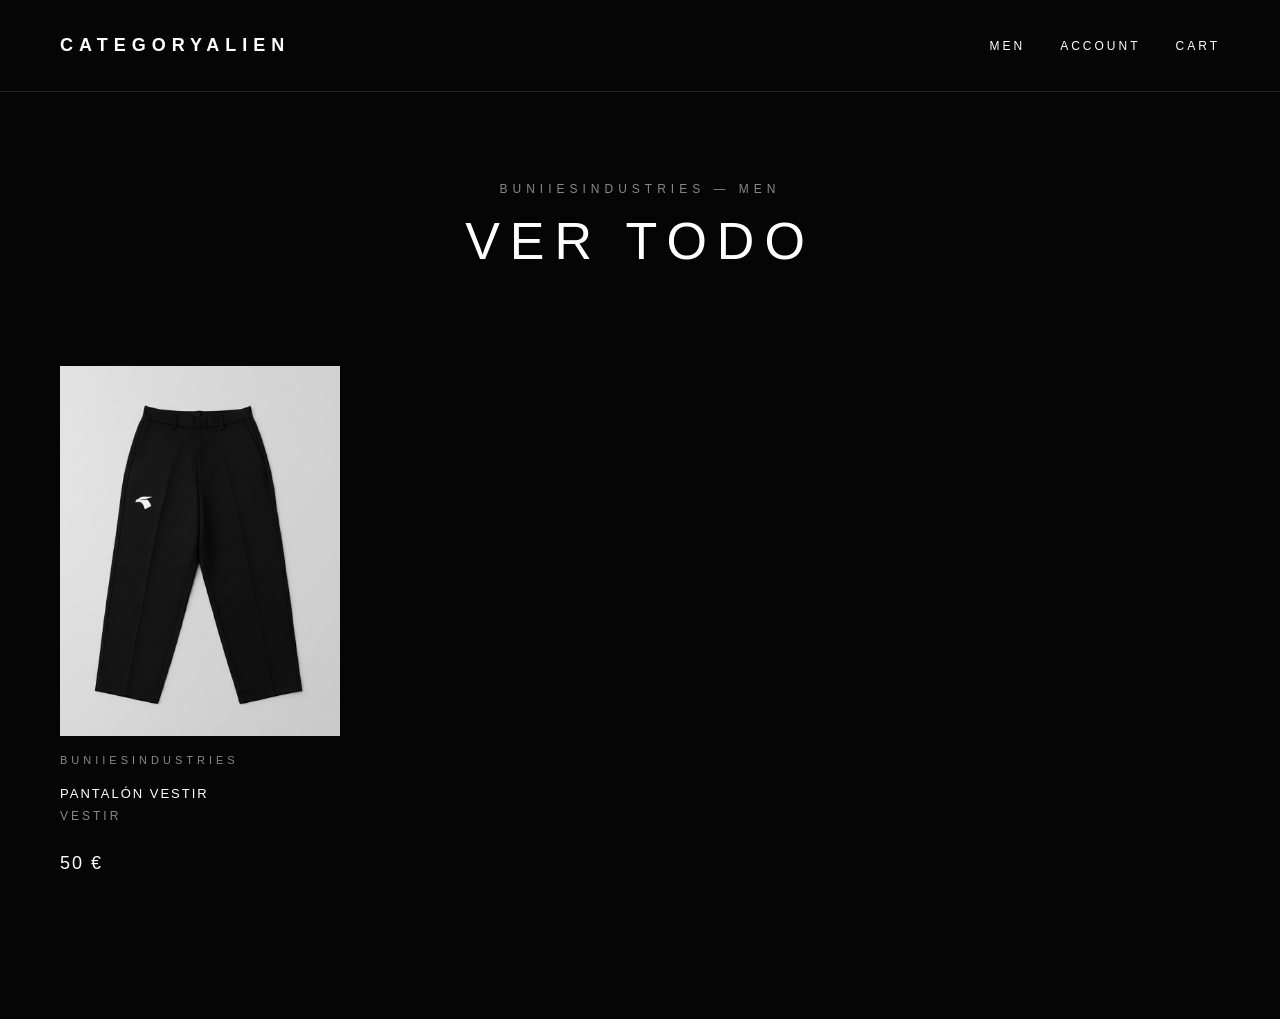
<file: bunnies-todo-men.html>
<!DOCTYPE html>
<html lang="es">

<head>

    <meta charset="UTF-8">
    <meta name="viewport" content="width=device-width, initial-scale=1.0">

    <title>BUNIIESINDUSTRIES — MEN</title>

    <link rel="stylesheet" href="style.css">

</head>

<body class="shop-page">


    <!-- HEADER -->

    <header class="shop-header">

        <a href="index.html" class="shop-logo">
            CATEGORYALIEN
        </a>

        <div class="shop-tools">

            <a href="men.html">MEN</a>

            <a href="#">ACCOUNT</a>

            <a href="carrito.html">CART</a>

        </div>

    </header>


    <!-- BUNIIESINDUSTRIES -->

    <main class="men-page">


        <!-- TITULO -->

        <div class="men-title">

            <p>BUNIIESINDUSTRIES — MEN</p>

            <h1>VER TODO</h1>

        </div>


        <!-- PRODUCTOS -->

        <section class="men-products">


            <!-- PANTALÓN VESTIR -->

            <div class="product-card">

                <a href="producto-pantalon.html">

                    <div class="product-image">

                        <img
                            src="bunnies-pantalon-vestir.png"
                            alt="Pantalón Vestir BUNIIESINDUSTRIES"
                        >

                    </div>


                    <div class="product-info">

                        <p class="product-brand">
                            BUNIIESINDUSTRIES
                        </p>

                        <h2>
                            PANTALÓN VESTIR
                        </h2>

                        <p class="product-category">
                            VESTIR
                        </p>

                        <p class="product-price">
                            50 €
                        </p>

                    </div>

                </a>

            </div>


        </section>


    </main>


</body>

</html>
</file>
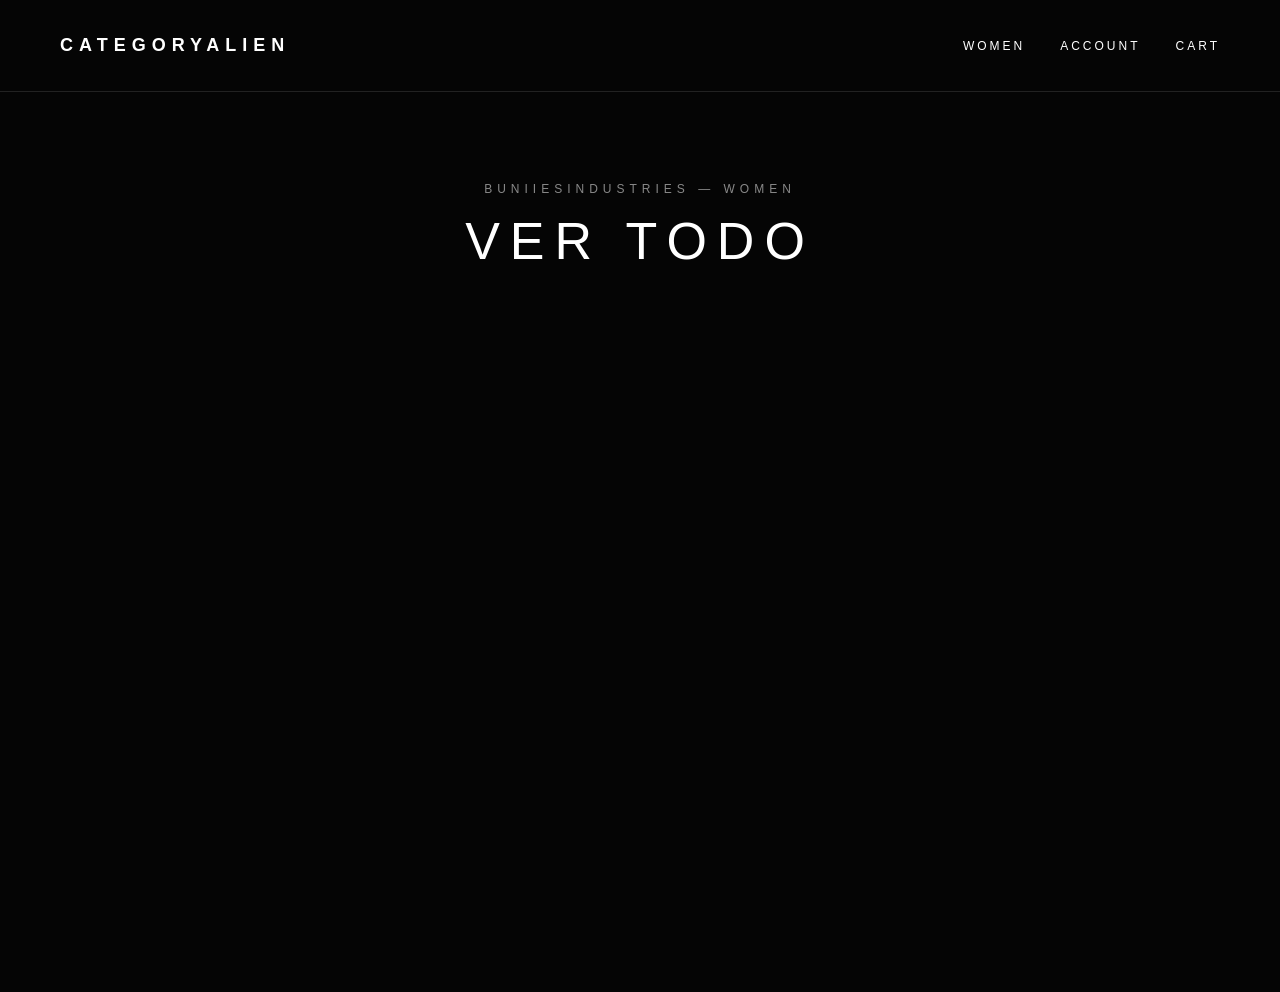
<file: bunnies-todo-women.html>
<!DOCTYPE html>
<html lang="es">

<head>

    <meta charset="UTF-8">
    <meta name="viewport" content="width=device-width, initial-scale=1.0">

    <title>BUNIIESINDUSTRIES — WOMEN</title>

    <link rel="stylesheet" href="style.css">

</head>

<body class="shop-page">

    <!-- HEADER -->

    <header class="shop-header">

        <a href="index.html" class="shop-logo">
            CATEGORYALIEN
        </a>

        <div class="shop-tools">

            <a href="women.html">WOMEN</a>

            <a href="#">ACCOUNT</a>

            <a href="carrito.html">CART</a>

        </div>

    </header>


    <!-- BUNIIESINDUSTRIES -->

    <main class="men-page">

        <!-- TITULO -->

        <div class="men-title">

            <p>BUNIIESINDUSTRIES — WOMEN</p>

            <h1>VER TODO</h1>

        </div>


        <!-- PRODUCTOS -->

        <section class="men-products">

            <!--
                AQUÍ IRÁN LOS PRODUCTOS DE BUNIIESINDUSTRIES
                PARA WOMEN.
            -->

        </section>

    </main>

</body>

</html>
</file>
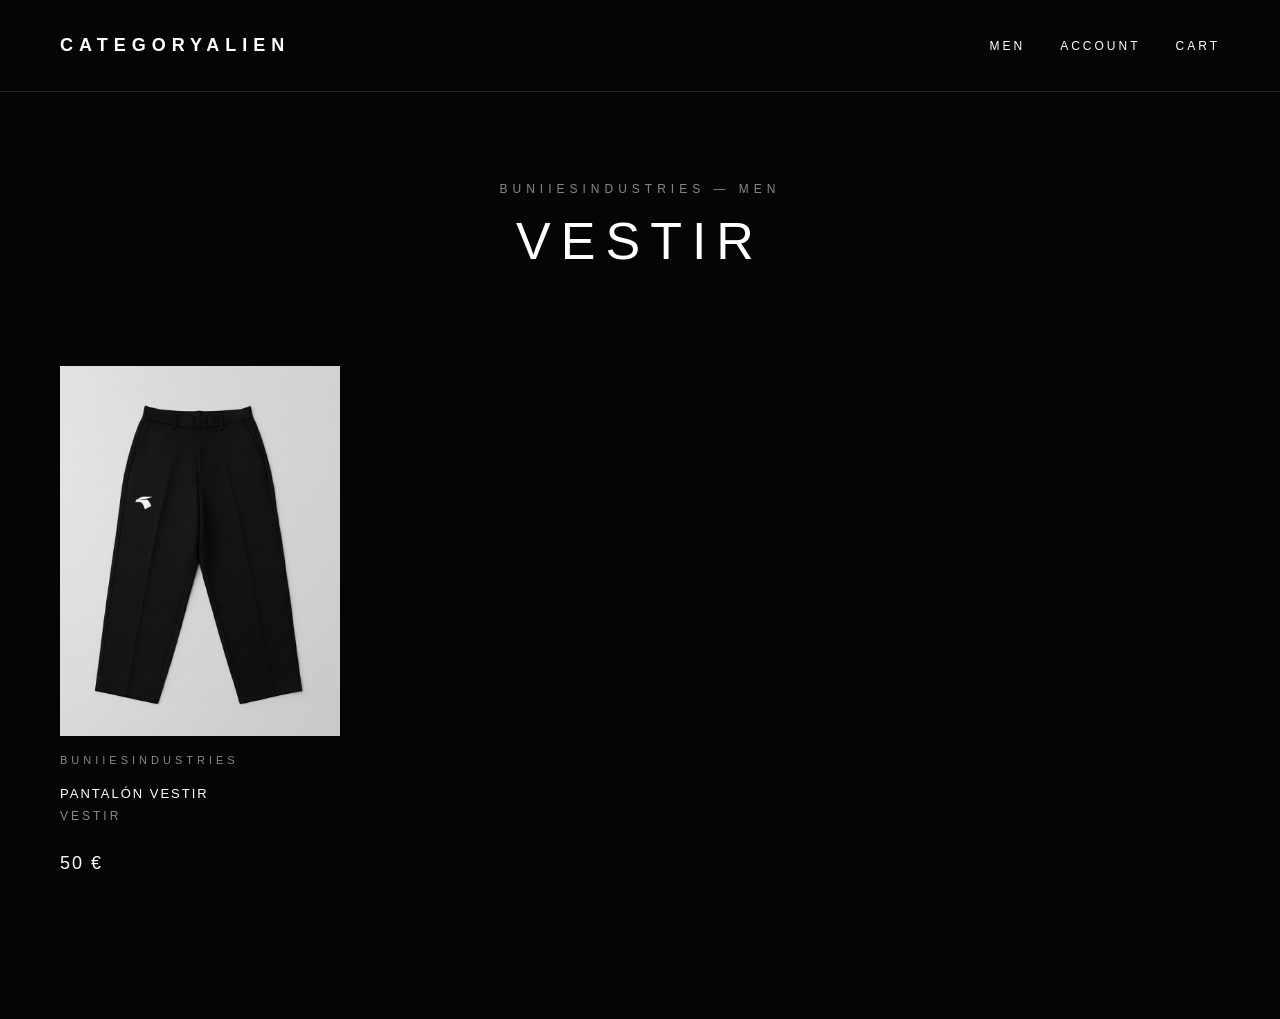
<file: bunnies-vestir-men.html>
<!DOCTYPE html>
<html lang="es">

<head>

    <meta charset="UTF-8">
    <meta name="viewport" content="width=device-width, initial-scale=1.0">

    <title>BUNIIESINDUSTRIES — VESTIR</title>

    <link rel="stylesheet" href="style.css">

</head>

<body class="shop-page">


    <!-- HEADER -->

    <header class="shop-header">

        <a href="index.html" class="shop-logo">
            CATEGORYALIEN
        </a>

        <div class="shop-tools">

            <a href="men.html">MEN</a>

            <a href="#">ACCOUNT</a>

            <a href="carrito.html">CART</a>

        </div>

    </header>


    <!-- BUNIIESINDUSTRIES -->

    <main class="men-page">


        <!-- TITULO -->

        <div class="men-title">

            <p>BUNIIESINDUSTRIES — MEN</p>

            <h1>VESTIR</h1>

        </div>


        <!-- PRODUCTOS -->

        <section class="men-products">


            <!-- PANTALÓN VESTIR -->

            <div class="product-card">

                <a href="producto-pantalon.html">

                    <div class="product-image">

                        <img
                            src="bunnies-pantalon-vestir.png"
                            alt="Pantalón Vestir BUNIIESINDUSTRIES"
                        >

                    </div>

                    <div class="product-info">

                        <p class="product-brand">
                            BUNIIESINDUSTRIES
                        </p>

                        <h2>
                            PANTALÓN VESTIR
                        </h2>

                        <p class="product-category">
                            VESTIR
                        </p>

                        <p class="product-price">
                            50 €
                        </p>

                    </div>

                </a>

            </div>


        </section>


    </main>


</body>

</html>
</file>
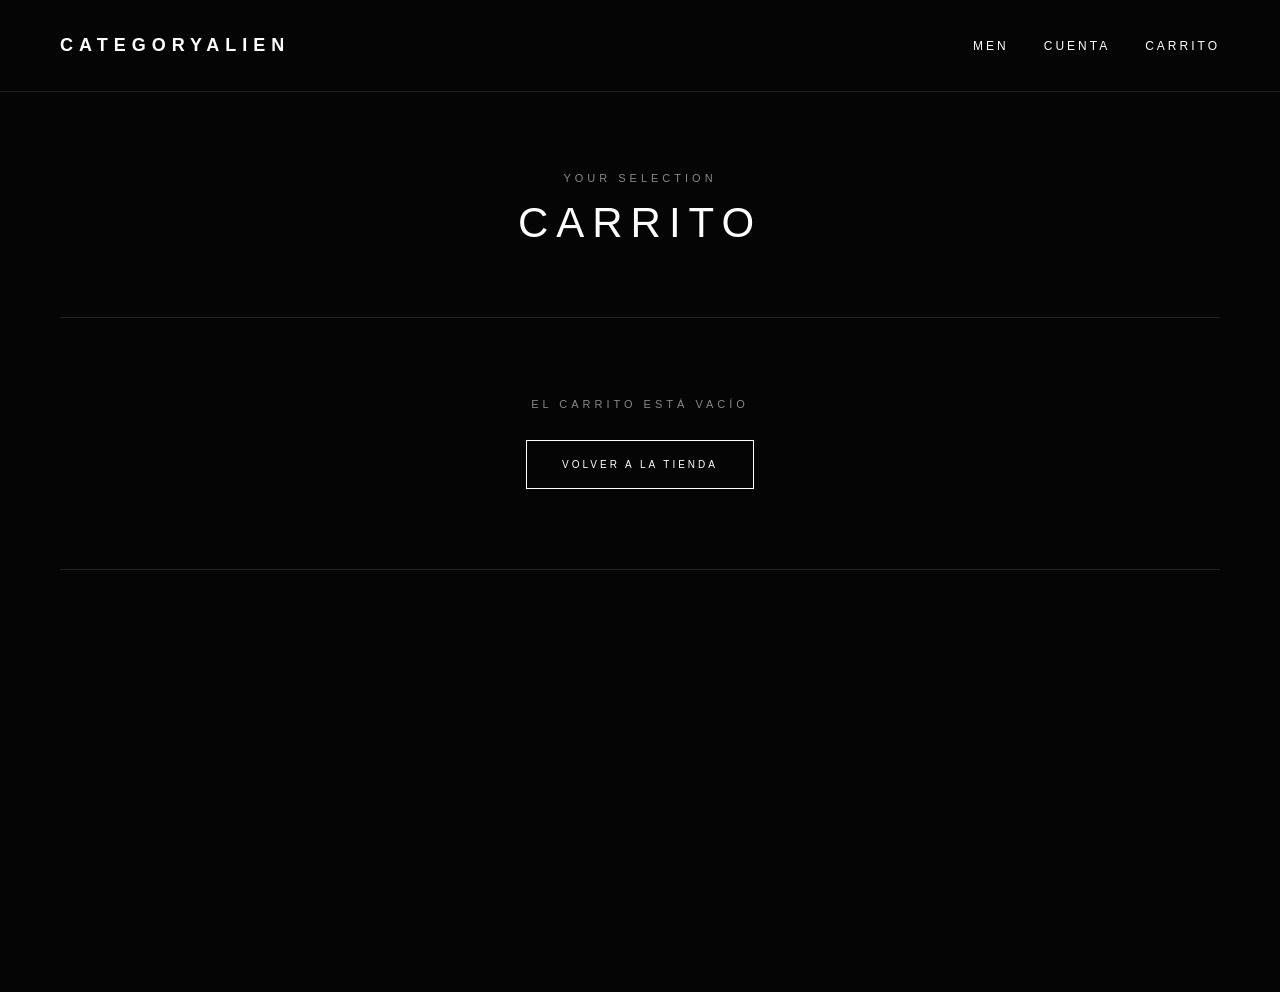
<file: carrito.html>
<!DOCTYPE html>
<html lang="es">

<head>

    <meta charset="UTF-8">
    <meta name="viewport" content="width=device-width, initial-scale=1.0">

    <title>CARRITO — CATEGORYALIEN</title>

    <link rel="stylesheet" href="style.css">

</head>

<body class="shop-page">

    <header class="shop-header">

        <a href="index.html" class="shop-logo">
            CATEGORYALIEN
        </a>

        <div class="shop-tools">

            <a href="men.html">MEN</a>

            <a href="#">CUENTA</a>

            <a href="carrito.html">CARRITO</a>

        </div>

    </header>


    <main class="cart-page">

        <div class="cart-title">

            <p>YOUR SELECTION</p>

            <h1>CARRITO</h1>

        </div>


        <div id="cart-container"></div>

    </main>


    <script>

        function loadCart() {

            const cartContainer =
                document.getElementById("cart-container");


            let cart = JSON.parse(
                localStorage.getItem("cart")
            ) || [];


            /* CARRITO VACÍO */

            if (cart.length === 0) {

                cartContainer.innerHTML = `

                    <div class="empty-cart">

                        <p>EL CARRITO ESTÁ VACÍO</p>

                        <a href="men.html">
                            VOLVER A LA TIENDA
                        </a>

                    </div>

                `;

                return;

            }


            /* CALCULAR TOTAL */

            let total = 0;

            cart.forEach(product => {

                total += product.price * product.quantity;

            });


            /* MOSTRAR PRODUCTOS */

            cartContainer.innerHTML = `

                <div class="cart-products">

                    ${cart.map((product, index) => `

                        <div class="cart-product">


                            <div class="cart-product-image">

                                <img
                                    src="${product.image}"
                                    alt="${product.name}"
                                >

                            </div>


                            <div class="cart-product-info">

                                <p class="cart-product-brand">
                                    ${product.brand}
                                </p>


                                <h2>
                                    ${product.name}
                                </h2>


                                <p class="cart-product-category">
                                    ${product.category}
                                </p>


                                <!-- TALLA -->

                                ${
                                    product.size
                                    ? `
                                        <p class="cart-product-size">
                                            TALLA: ${product.size}
                                        </p>
                                    `
                                    : ""
                                }


                                <p class="cart-product-price">
                                    ${product.price} €
                                </p>


                                <div class="quantity">

                                    <button
                                        onclick="changeQuantity(${index}, -1)"
                                    >
                                        −
                                    </button>


                                    <span>
                                        ${product.quantity}
                                    </span>


                                    <button
                                        onclick="changeQuantity(${index}, 1)"
                                    >
                                        +
                                    </button>

                                </div>


                                <button
                                    class="remove-cart"
                                    onclick="removeFromCart(${index})"
                                >
                                    ELIMINAR
                                </button>


                            </div>


                        </div>

                    `).join("")}

                </div>


                <div class="cart-summary">

                    <div class="cart-total">

                        <span>
                            TOTAL
                        </span>

                        <strong>
                            ${total} €
                        </strong>

                    </div>


                    <button class="checkout-button">
                        FINALIZAR COMPRA
                    </button>

                </div>

            `;

        }


        /* CAMBIAR CANTIDAD */

        function changeQuantity(index, amount) {

            let cart = JSON.parse(
                localStorage.getItem("cart")
            ) || [];


            cart[index].quantity += amount;


            if (cart[index].quantity < 1) {

                cart[index].quantity = 1;

            }


            localStorage.setItem(
                "cart",
                JSON.stringify(cart)
            );


            loadCart();

        }


        /* ELIMINAR PRODUCTO */

        function removeFromCart(index) {

            let cart = JSON.parse(
                localStorage.getItem("cart")
            ) || [];


            cart.splice(index, 1);


            localStorage.setItem(
                "cart",
                JSON.stringify(cart)
            );


            loadCart();

        }


        /* CARGAR CARRITO */

        loadCart();

    </script>


</body>

</html>
</file>
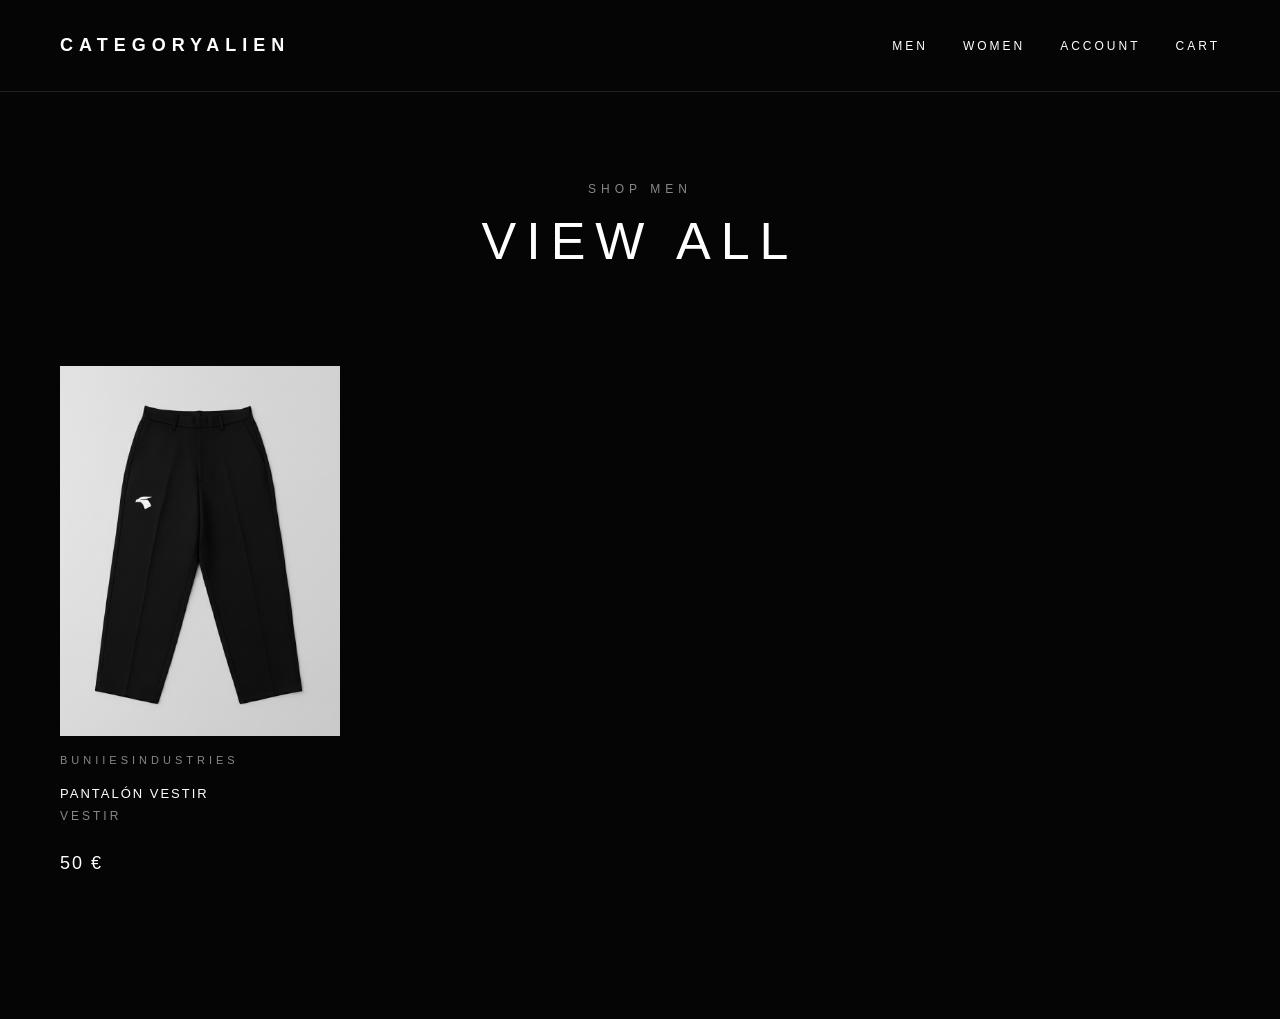
<file: men-todo.html>
<!DOCTYPE html>
<html lang="es">

<head>

    <meta charset="UTF-8">
    <meta name="viewport" content="width=device-width, initial-scale=1.0">

    <title>VIEW ALL MEN — CATEGORYALIEN</title>

    <link rel="stylesheet" href="style.css">

</head>

<body class="shop-page">


    <!-- HEADER -->

    <header class="shop-header">

        <a href="index.html" class="shop-logo">
            CATEGORYALIEN
        </a>

        <div class="shop-tools">

            <a href="men.html">
                MEN
            </a>

            <a href="women.html">
                WOMEN
            </a>

            <a href="#">
                ACCOUNT
            </a>

            <a href="carrito.html">
                CART
            </a>

        </div>

    </header>


    <!-- VIEW ALL MEN -->

    <main class="men-page">


        <div class="men-title">

            <p>SHOP MEN</p>

            <h1>VIEW ALL</h1>

        </div>


        <!-- TODOS LOS PRODUCTOS DE HOMBRE -->

        <section class="men-products">


            <!-- PANTALÓN VESTIR -->

            <div class="product-card">

                <a href="producto-pantalon.html">

                    <div class="product-image">

                        <img
                            src="bunnies-pantalon-vestir.png"
                            alt="Pantalón Vestir BUNIIESINDUSTRIES"
                        >

                    </div>


                    <div class="product-info">

                        <p class="product-brand">
                            BUNIIESINDUSTRIES
                        </p>

                        <h2>
                            PANTALÓN VESTIR
                        </h2>

                        <p class="product-category">
                            VESTIR
                        </p>

                        <p class="product-price">
                            50 €
                        </p>

                    </div>

                </a>

            </div>


        </section>


    </main>


</body>

</html>
</file>
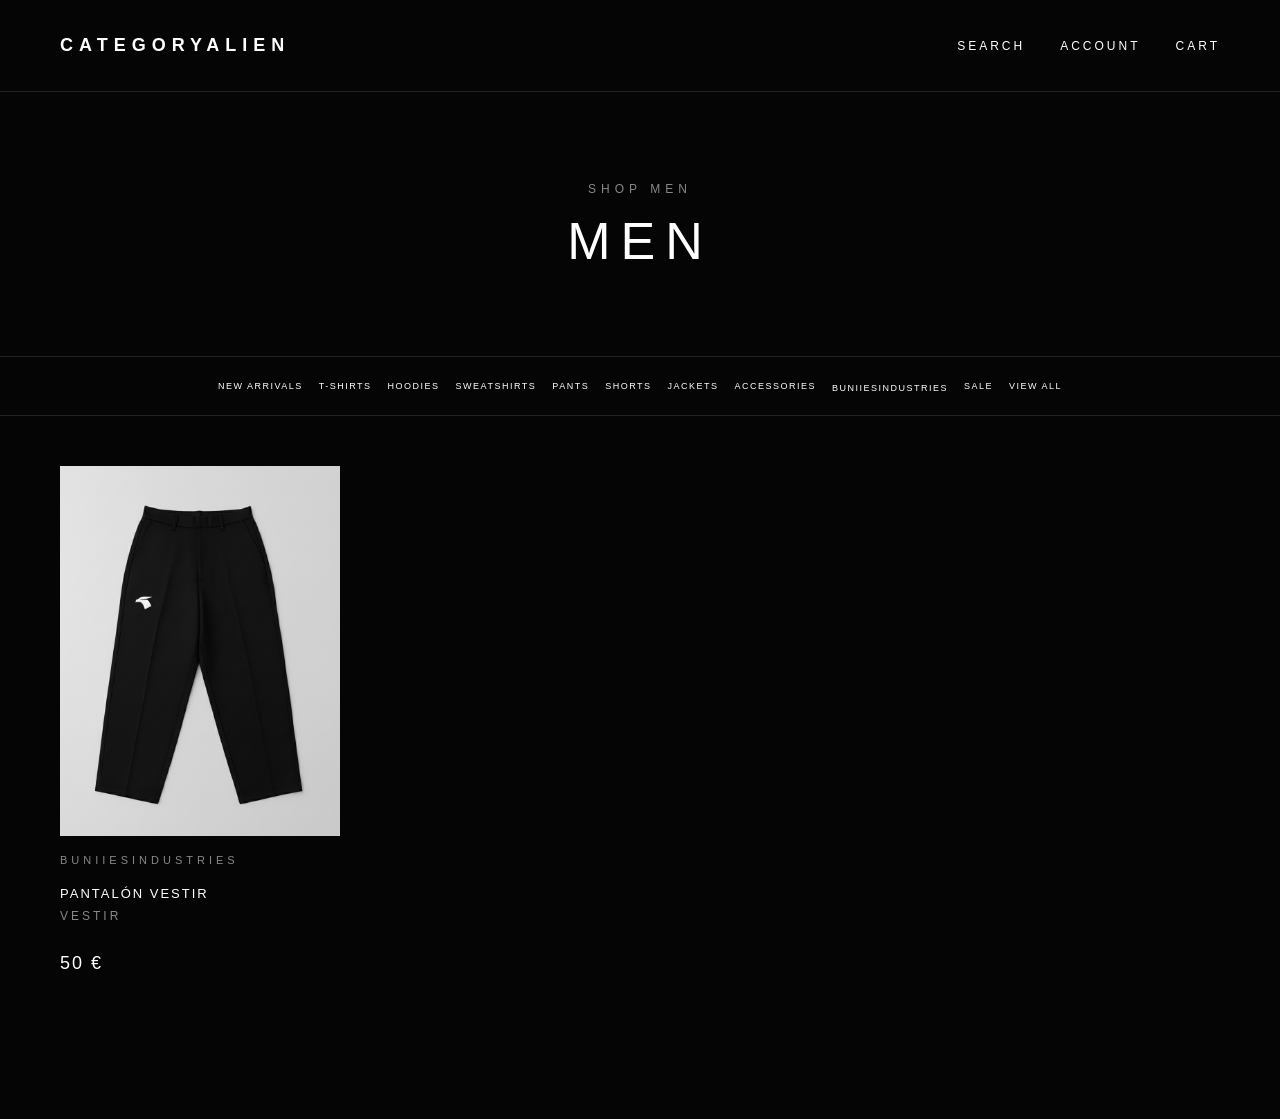
<file: men.html>
<!DOCTYPE html>
<html lang="es">

<head>
    <meta charset="UTF-8">
    <meta name="viewport" content="width=device-width, initial-scale=1.0">

    <title>MEN — CATEGORYALIEN</title>

    <link rel="stylesheet" href="style.css">
</head>

<body class="shop-page">

    <!-- HEADER -->

    <header class="shop-header">

        <a href="index.html" class="shop-logo">
            CATEGORYALIEN
        </a>

        <div class="shop-tools">

            <a href="#">SEARCH</a>

            <a href="#">ACCOUNT</a>

            <a href="carrito.html">CART</a>

        </div>

    </header>


    <!-- MEN -->

    <main class="men-page">


        <!-- TITULO -->

        <div class="men-title">

            <p>SHOP MEN</p>

            <h1>MEN</h1>

        </div>


        <!-- CATEGORIAS -->

        <nav class="men-categories">

            <a href="new-arrivals-men.html">
                NEW ARRIVALS
            </a>

            <a href="#">
                T-SHIRTS
            </a>

            <a href="#">
                HOODIES
            </a>

            <a href="#">
                SWEATSHIRTS
            </a>

            <a href="#">
                PANTS
            </a>

            <a href="#">
                SHORTS
            </a>

            <a href="#">
                JACKETS
            </a>

            <a href="#">
                ACCESSORIES
            </a>


            <!-- BUNIIESINDUSTRIES -->

            <div class="bunnies-menu">

                <a href="#" class="bunnies-link">
                    BUNIIESINDUSTRIES
                </a>

                <div class="bunnies-submenu">

                    <a href="#">
                        CAMISETAS
                    </a>

                    <a href="#">
                        PANTALONES
                    </a>

                    <a href="bunnies-vestir-men.html">
                        VESTIR
                    </a>

                    <a href="bunnies-todo-men.html">
                        VER TODO
                    </a>

                </div>

            </div>


            <a href="#">
                SALE
            </a>


            <!-- VIEW ALL -->

            <a href="men-todo.html">
                VIEW ALL
            </a>

        </nav>


        <!-- PRODUCTOS NUEVOS / INICIO DE MEN -->

        <section class="men-products">


            <!-- PANTALÓN VESTIR -->

            <div class="product-card">

                <a href="producto-pantalon.html">

                    <div class="product-image">

                        <img
                            src="./bunnies-pantalon-vestir.png"
                            alt="Pantalón Vestir BUNIIESINDUSTRIES"
                        >

                    </div>


                    <div class="product-info">

                        <p class="product-brand">
                            BUNIIESINDUSTRIES
                        </p>

                        <h2>
                            PANTALÓN VESTIR
                        </h2>

                        <p class="product-category">
                            VESTIR
                        </p>

                        <p class="product-price">
                            50 €
                        </p>

                    </div>

                </a>

            </div>


        </section>


    </main>


</body>

</html>
</file>
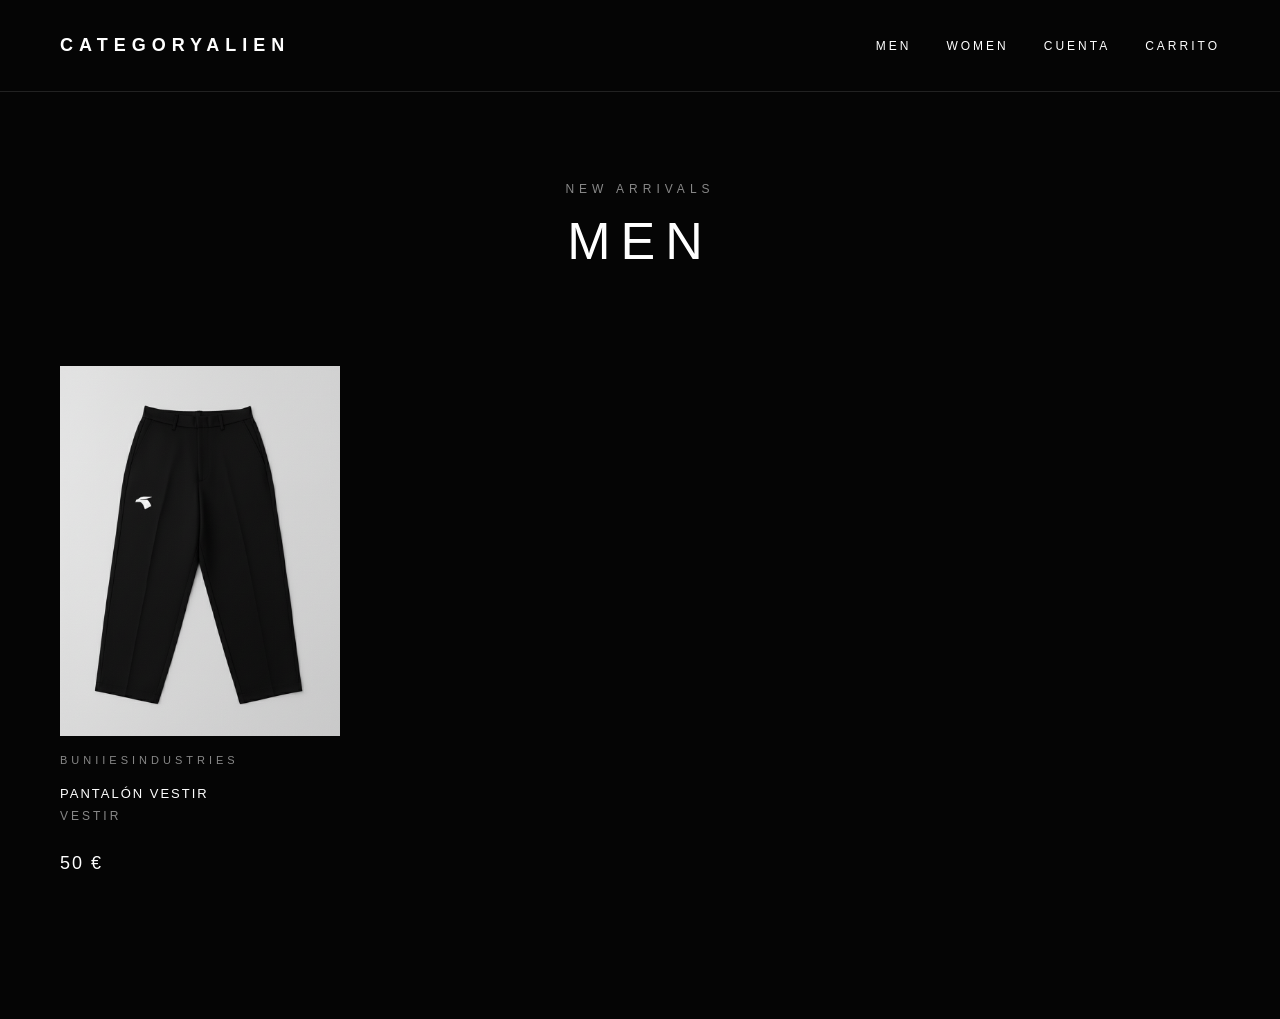
<file: new-arrivals-men.html>
<!DOCTYPE html>
<html lang="es">

<head>

    <meta charset="UTF-8">
    <meta name="viewport" content="width=device-width, initial-scale=1.0">

    <title>NEW ARRIVALS MEN — CATEGORYALIEN</title>

    <link rel="stylesheet" href="style.css">

</head>

<body class="shop-page">


    <!-- HEADER -->

    <header class="shop-header">

        <a href="index.html" class="shop-logo">
            CATEGORYALIEN
        </a>


        <div class="shop-tools">

            <a href="men.html">
                MEN
            </a>

            <a href="women.html">
                WOMEN
            </a>

            <a href="#">
                CUENTA
            </a>

            <a href="carrito.html">
                CARRITO
            </a>

        </div>

    </header>


    <!-- NEW ARRIVALS MEN -->

    <main class="men-page">


        <div class="men-title">

            <p>NEW ARRIVALS</p>

            <h1>MEN</h1>

        </div>


        <!-- TODOS LOS PRODUCTOS NUEVOS DE HOMBRE -->

        <section class="men-products">


            <!-- PANTALÓN VESTIR -->

            <div class="product-card">

                <a href="producto-pantalon.html">

                    <div class="product-image">

                        <img
                            src="./bunnies-pantalon-vestir.png"
                            alt="Pantalón Vestir BUNIIESINDUSTRIES"
                        >

                    </div>


                    <div class="product-info">

                        <p class="product-brand">
                            BUNIIESINDUSTRIES
                        </p>

                        <h2>
                            PANTALÓN VESTIR
                        </h2>

                        <p class="product-category">
                            VESTIR
                        </p>

                        <p class="product-price">
                            50 €
                        </p>

                    </div>

                </a>

            </div>


        </section>


    </main>


</body>

</html>
</file>
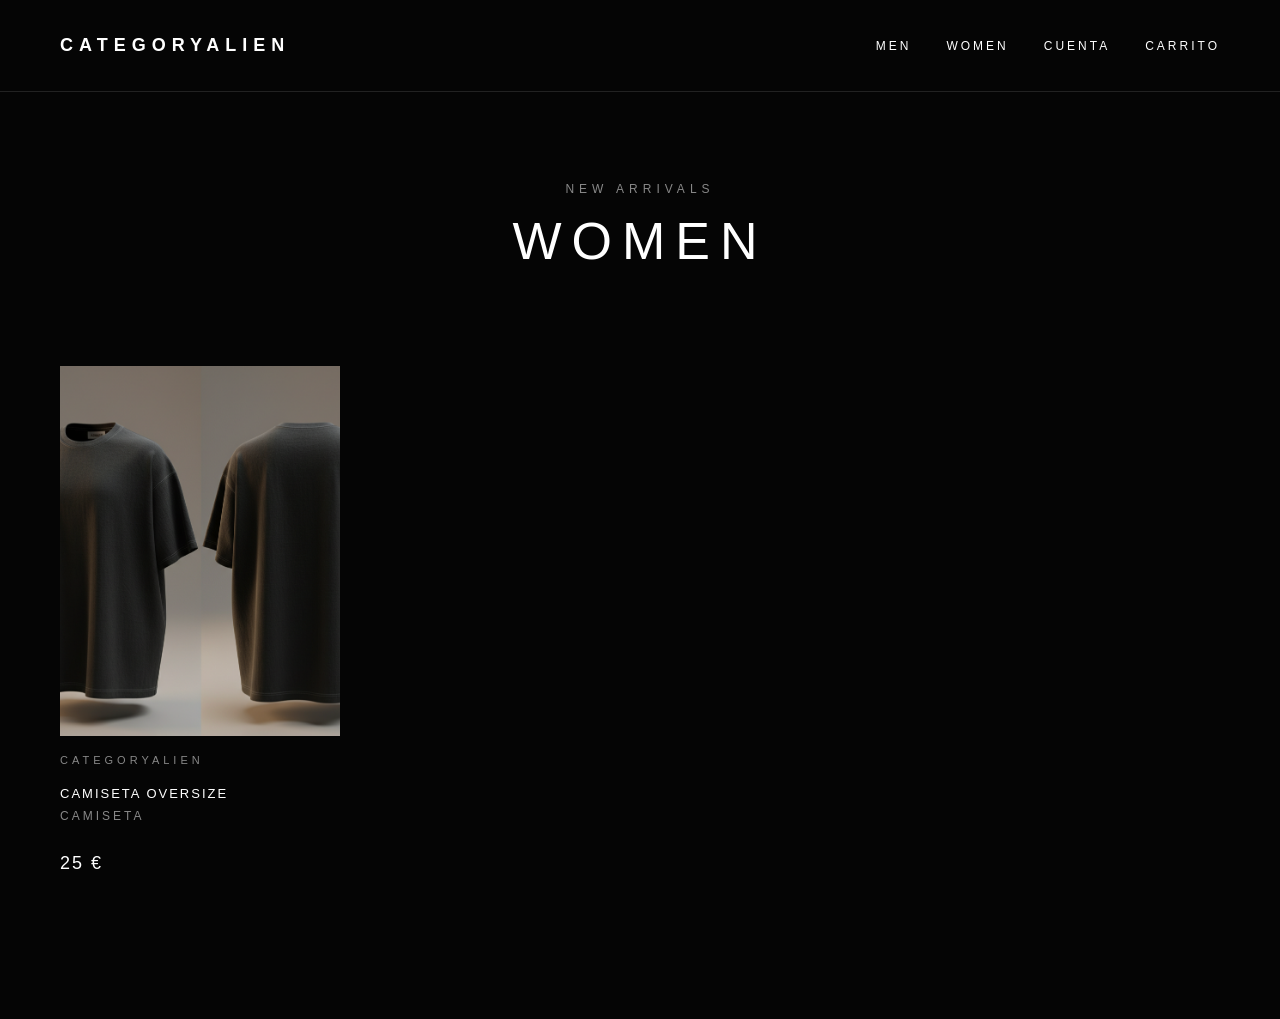
<file: new-arrivals-women.html>
<!DOCTYPE html>
<html lang="es">

<head>

    <meta charset="UTF-8">

    <meta name="viewport" content="width=device-width, initial-scale=1.0">

    <title>NEW ARRIVALS WOMEN — CATEGORYALIEN</title>

    <link rel="stylesheet" href="style.css">

</head>


<body class="shop-page">


    <!-- HEADER -->

    <header class="shop-header">

        <a href="index.html" class="shop-logo">
            CATEGORYALIEN
        </a>


        <div class="shop-tools">

            <a href="men.html">
                MEN
            </a>

            <a href="women.html">
                WOMEN
            </a>

            <a href="#">
                CUENTA
            </a>

            <a href="carrito.html">
                CARRITO
            </a>

        </div>

    </header>


    <!-- NEW ARRIVALS WOMEN -->

    <main class="men-page">


        <div class="men-title">

            <p>NEW ARRIVALS</p>

            <h1>WOMEN</h1>

        </div>


        <!-- PRODUCTOS NUEVOS DE MUJER -->

        <section class="men-products">


            <!-- CAMISETA OVERSIZE -->

            <div class="product-card">

                <a href="producto-camiseta-oversize.html">


                    <div class="product-image">

                        <img
                            src="camiseta-oversize.png"
                            alt="Camiseta Oversize CATEGORYALIEN"
                        >

                    </div>


                    <div class="product-info">

                        <p class="product-brand">
                            CATEGORYALIEN
                        </p>

                        <h2>
                            CAMISETA OVERSIZE
                        </h2>

                        <p class="product-category">
                            CAMISETA
                        </p>

                        <p class="product-price">
                            25 €
                        </p>

                    </div>


                </a>

            </div>


        </section>


    </main>


</body>

</html>
</file>
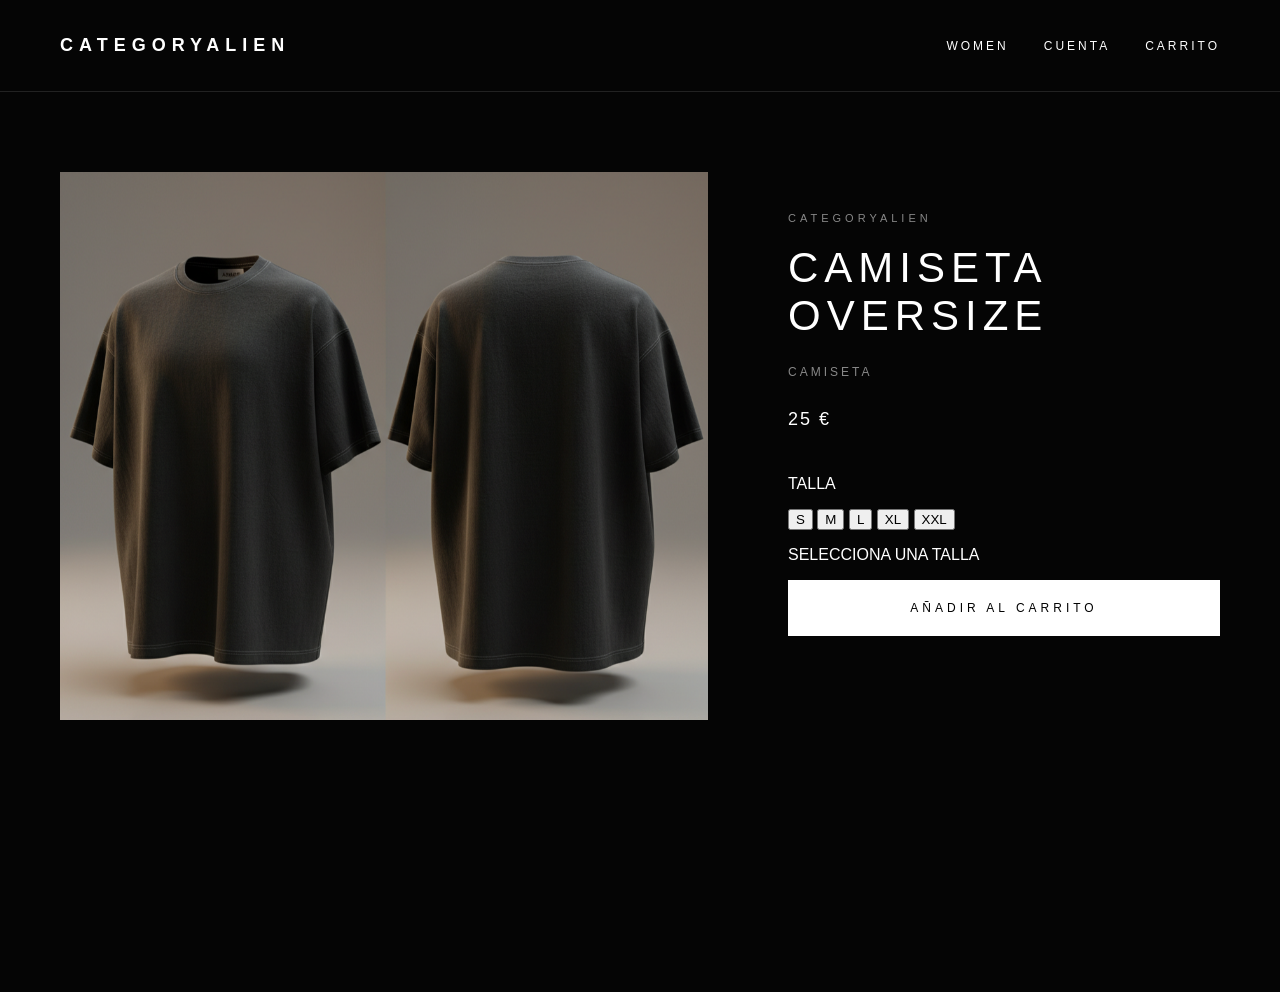
<file: producto-camiseta-oversize.html>
<!DOCTYPE html>
<html lang="es">

<head>

    <meta charset="UTF-8">
    <meta name="viewport" content="width=device-width, initial-scale=1.0">

    <title>CAMISETA OVERSIZE — CATEGORYALIEN</title>

    <link rel="stylesheet" href="style.css">

</head>

<body class="shop-page">

    <header class="shop-header">

        <a href="index.html" class="shop-logo">
            CATEGORYALIEN
        </a>

        <div class="shop-tools">

            <a href="women.html">WOMEN</a>

            <a href="#">CUENTA</a>

            <a href="carrito.html">CARRITO</a>

        </div>

    </header>


    <main class="product-page">

        <div class="product-detail">


            <div class="product-detail-image">

                <img
                    src="camiseta-oversize.png"
                    alt="Camiseta Oversize CATEGORYALIEN"
                >

            </div>


            <div class="product-detail-info">

                <p class="product-brand">
                    CATEGORYALIEN
                </p>

                <h1>
                    CAMISETA OVERSIZE
                </h1>

                <p class="product-category">
                    CAMISETA
                </p>

                <p class="product-price">
                    25 €
                </p>


                <!-- TALLAS -->

                <div class="product-size">

                    <p class="size-title">
                        TALLA
                    </p>


                    <div class="size-options">

                        <button
                            type="button"
                            onclick="selectSize('S')"
                            class="size-button"
                        >
                            S
                        </button>

                        <button
                            type="button"
                            onclick="selectSize('M')"
                            class="size-button"
                        >
                            M
                        </button>

                        <button
                            type="button"
                            onclick="selectSize('L')"
                            class="size-button"
                        >
                            L
                        </button>

                        <button
                            type="button"
                            onclick="selectSize('XL')"
                            class="size-button"
                        >
                            XL
                        </button>

                        <button
                            type="button"
                            onclick="selectSize('XXL')"
                            class="size-button"
                        >
                            XXL
                        </button>

                    </div>


                    <p id="selected-size">
                        SELECCIONA UNA TALLA
                    </p>

                </div>


                <!-- AÑADIR AL CARRITO -->

                <button
                    class="add-cart"
                    onclick="addToCart()"
                >
                    AÑADIR AL CARRITO
                </button>


            </div>

        </div>

    </main>


    <script>

        let selectedSize = null;


        function selectSize(size) {

            selectedSize = size;


            document.getElementById("selected-size").textContent =
                "TALLA SELECCIONADA: " + size;


            const buttons =
                document.querySelectorAll(".size-button");


            buttons.forEach(button => {

                button.style.background = "transparent";
                button.style.color = "white";

            });


            event.target.style.background = "white";
            event.target.style.color = "black";

        }


        function addToCart() {

            if (!selectedSize) {

                alert("SELECCIONA UNA TALLA");

                return;

            }


            const product = {

                name: "CAMISETA OVERSIZE",

                brand: "CATEGORYALIEN",

                category: "CAMISETA",

                price: 25,

                image: "camiseta-oversize.png",

                size: selectedSize,

                quantity: 1

            };


            let cart = JSON.parse(
                localStorage.getItem("cart")
            ) || [];


            const existingProduct = cart.find(
                item =>
                    item.name === product.name &&
                    item.size === product.size
            );


            if (existingProduct) {

                existingProduct.quantity += 1;

            } else {

                cart.push(product);

            }


            localStorage.setItem(
                "cart",
                JSON.stringify(cart)
            );


            window.location.href = "carrito.html";

        }

    </script>


</body>

</html>
</file>
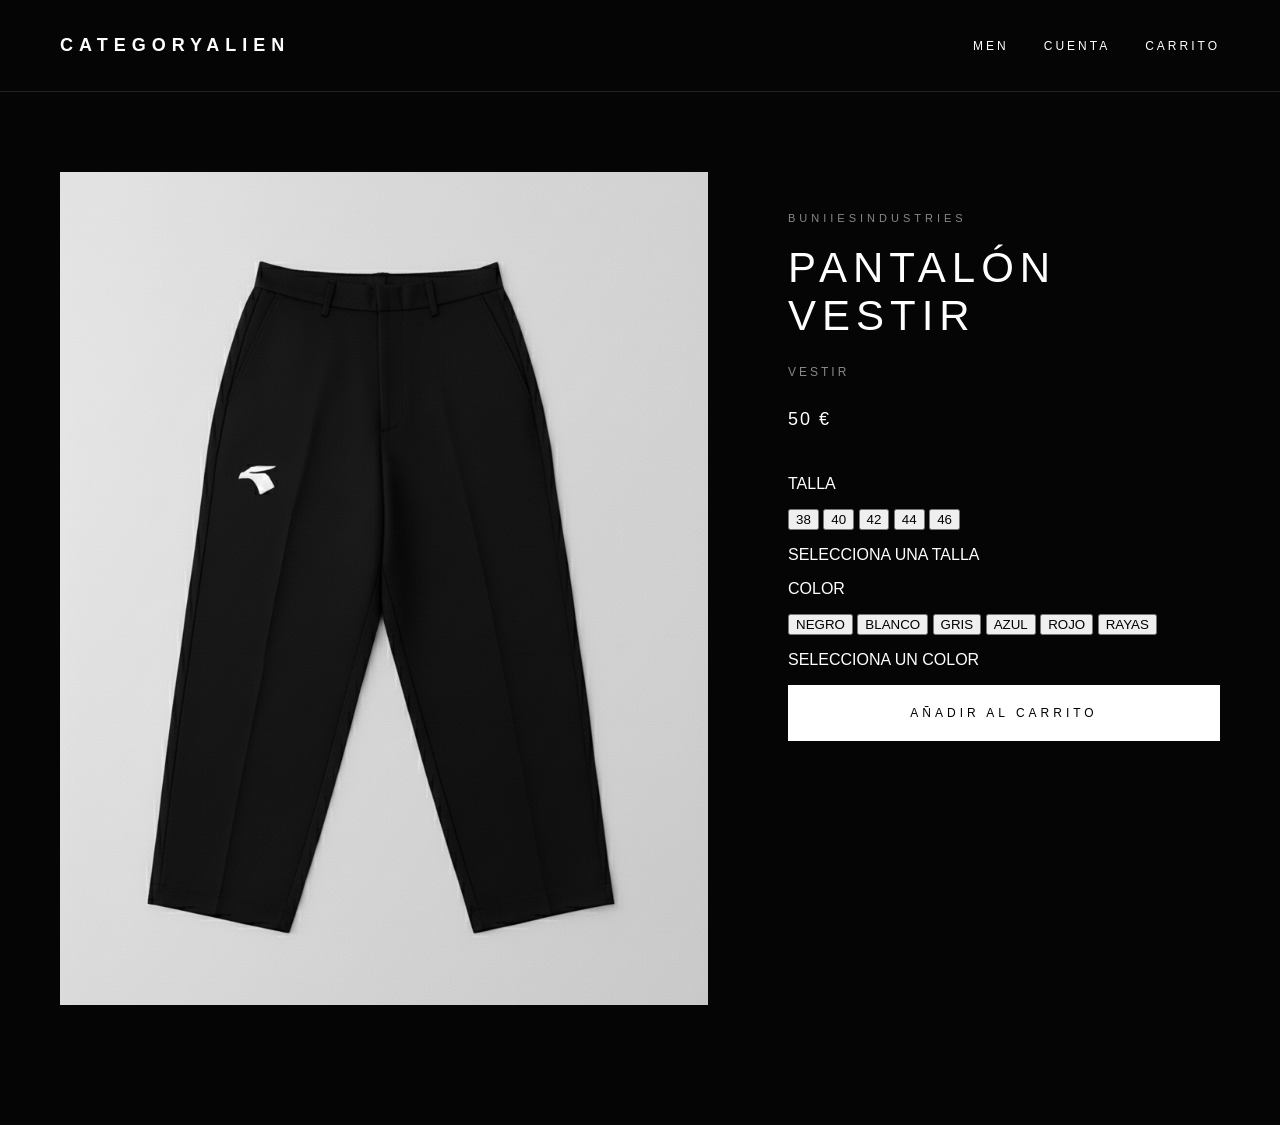
<file: producto-pantalon.html>
<!DOCTYPE html>
<html lang="es">

<head>
    <meta charset="UTF-8">
    <meta name="viewport" content="width=device-width, initial-scale=1.0">

    <title>PANTALÓN VESTIR — CATEGORYALIEN</title>

    <link rel="stylesheet" href="style.css">
</head>

<body class="shop-page">

    <header class="shop-header">

        <a href="index.html" class="shop-logo">
            CATEGORYALIEN
        </a>

        <div class="shop-tools">
            <a href="men.html">MEN</a>
            <a href="#">CUENTA</a>
            <a href="carrito.html">CARRITO</a>
        </div>

    </header>


    <main class="product-page">

        <div class="product-detail">

            <div class="product-detail-image">

                <img
                    src="bunnies-pantalon-vestir.png"
                    alt="Pantalón Vestir BUNIIESINDUSTRIES"
                >

            </div>


            <div class="product-detail-info">

                <p class="product-brand">
                    BUNIIESINDUSTRIES
                </p>

                <h1>
                    PANTALÓN VESTIR
                </h1>

                <p class="product-category">
                    VESTIR
                </p>

                <p class="product-price">
                    50 €
                </p>


                <!-- TALLAS -->

                <div class="product-size">

                    <p class="size-title">
                        TALLA
                    </p>

                    <div class="size-options">

                        <button type="button" onclick="selectSize('38')" class="size-button">
                            38
                        </button>

                        <button type="button" onclick="selectSize('40')" class="size-button">
                            40
                        </button>

                        <button type="button" onclick="selectSize('42')" class="size-button">
                            42
                        </button>

                        <button type="button" onclick="selectSize('44')" class="size-button">
                            44
                        </button>

                        <button type="button" onclick="selectSize('46')" class="size-button">
                            46
                        </button>

                    </div>

                    <p id="selected-size">
                        SELECCIONA UNA TALLA
                    </p>

                </div>


                <!-- COLORES -->

                <div class="product-color">

                    <p class="size-title">
                        COLOR
                    </p>

                    <div class="size-options">

                        <button type="button" onclick="selectColor('NEGRO')" class="size-button">
                            NEGRO
                        </button>

                        <button type="button" onclick="selectColor('BLANCO')" class="size-button">
                            BLANCO
                        </button>

                        <button type="button" onclick="selectColor('GRIS')" class="size-button">
                            GRIS
                        </button>

                        <button type="button" onclick="selectColor('AZUL')" class="size-button">
                            AZUL
                        </button>

                        <button type="button" onclick="selectColor('ROJO')" class="size-button">
                            ROJO
                        </button>

                        <button type="button" onclick="selectColor('RAYAS')" class="size-button">
                            RAYAS
                        </button>

                    </div>

                    <p id="selected-color">
                        SELECCIONA UN COLOR
                    </p>

                </div>


                <!-- AÑADIR AL CARRITO -->

                <button class="add-cart" onclick="addToCart()">
                    AÑADIR AL CARRITO
                </button>

            </div>

        </div>

    </main>


    <script>

        let selectedSize = null;
        let selectedColor = null;


        function selectSize(size) {

            selectedSize = size;

            document.getElementById("selected-size").textContent =
                "TALLA SELECCIONADA: " + size;

        }


        function selectColor(color) {

            selectedColor = color;

            document.getElementById("selected-color").textContent =
                "COLOR SELECCIONADO: " + color;

        }


        function addToCart() {

            if (!selectedSize) {

                alert("SELECCIONA UNA TALLA");

                return;

            }


            if (!selectedColor) {

                alert("SELECCIONA UN COLOR");

                return;

            }


            const product = {

                name: "PANTALÓN VESTIR",

                brand: "BUNIIESINDUSTRIES",

                category: "VESTIR",

                price: 50,

                image: "bunnies-pantalon-vestir.png",

                size: selectedSize,

                color: selectedColor,

                quantity: 1

            };


            let cart = JSON.parse(
                localStorage.getItem("cart")
            ) || [];


            const existingProduct = cart.find(
                item =>
                    item.name === product.name &&
                    item.size === product.size &&
                    item.color === product.color
            );


            if (existingProduct) {

                existingProduct.quantity += 1;

            } else {

                cart.push(product);

            }


            localStorage.setItem(
                "cart",
                JSON.stringify(cart)
            );


            window.location.href = "carrito.html";

        }

    </script>


</body>

</html>
</file>
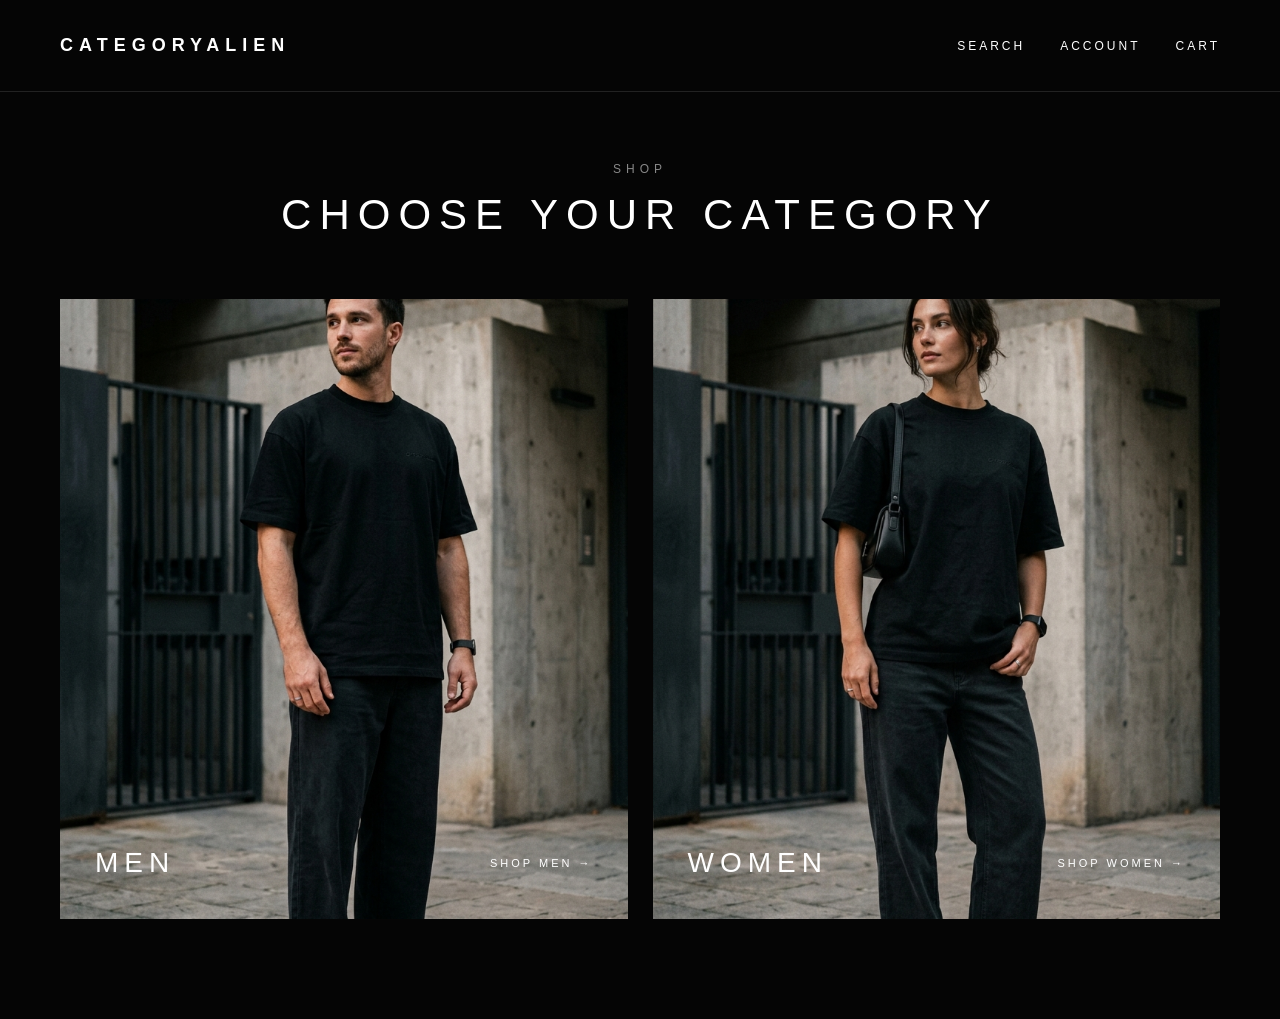
<file: shop.html>
<!DOCTYPE html>
<html lang="es">

<head>
    <meta charset="UTF-8">
    <meta name="viewport" content="width=device-width, initial-scale=1.0">
    <title>SHOP — CATEGORYALIEN</title>
    <link rel="stylesheet" href="style.css">
</head>

<body class="shop-page">

    <header class="shop-header">

        <a href="index.html" class="shop-logo">
            CATEGORYALIEN
        </a>

        <div class="shop-tools">
            <a href="#">SEARCH</a>
            <a href="#">ACCOUNT</a>
            <a href="#">CART</a>
        </div>

    </header>

    <main class="shop-selection">

        <div class="shop-title">
            <p>SHOP</p>
            <h1>CHOOSE YOUR CATEGORY</h1>
        </div>

      <div class="gender-selection">

    <a href="men.html" class="gender-card">
        <div class="gender-image men-image"></div>

        <div class="gender-label">
            <span>MEN</span>
            <span>SHOP MEN →</span>
        </div>
    </a>

    <a href="women.html" class="gender-card">
        <div class="gender-image women-image"></div>

        <div class="gender-label">
            <span>WOMEN</span>
            <span>SHOP WOMEN →</span>
        </div>
    </a>

</div>

    </main>

</body>

</html>
</file>
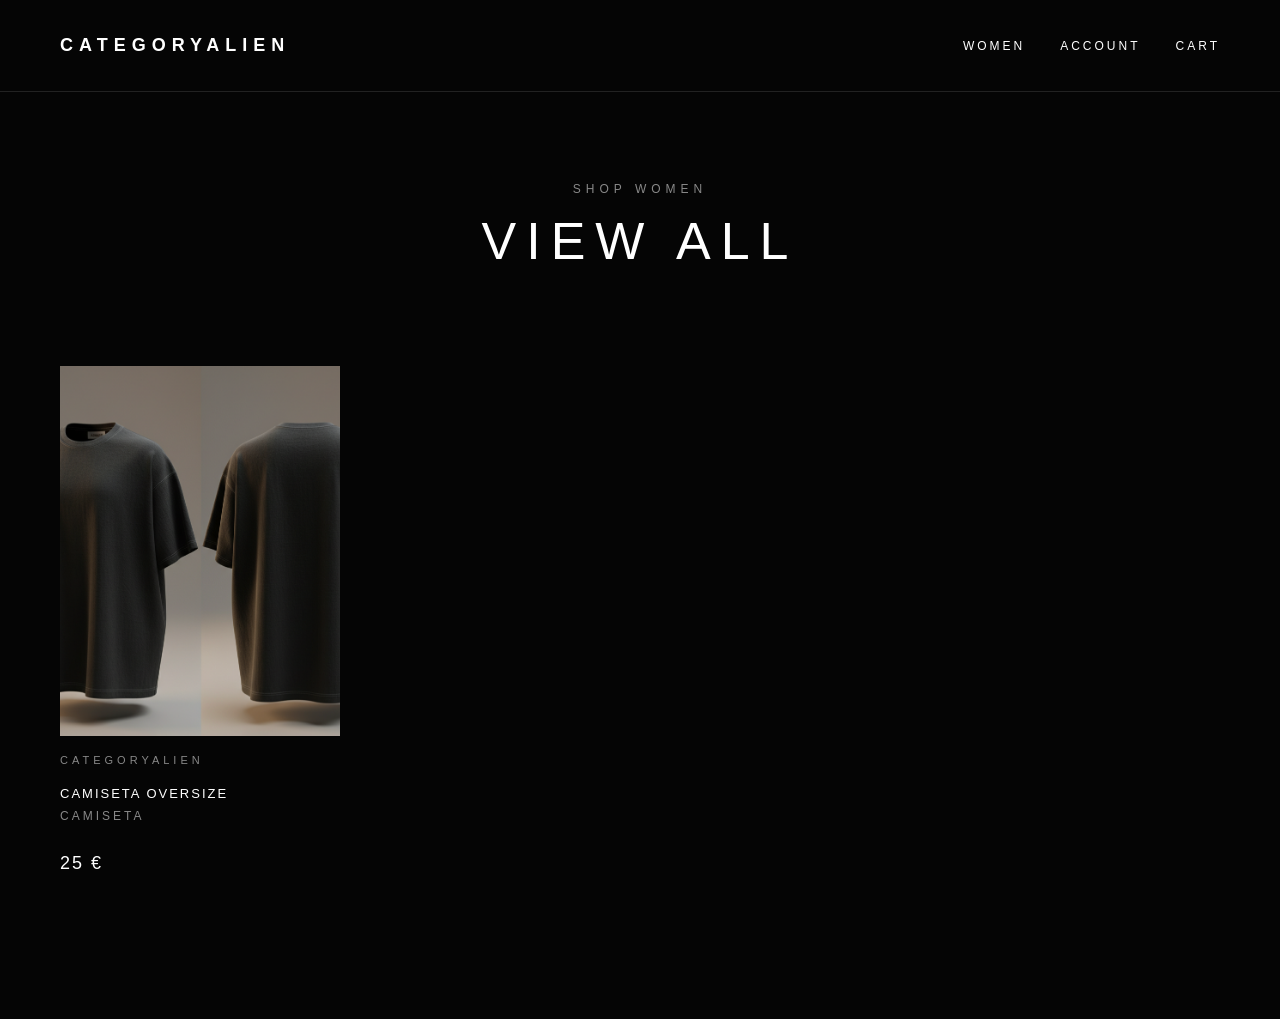
<file: women-todo.html>
<!DOCTYPE html>
<html lang="es">

<head>

    <meta charset="UTF-8">
    <meta name="viewport" content="width=device-width, initial-scale=1.0">

    <title>WOMEN — CATEGORYALIEN</title>

    <link rel="stylesheet" href="style.css">

</head>

<body class="shop-page">

    <!-- HEADER -->

    <header class="shop-header">

        <a href="index.html" class="shop-logo">
            CATEGORYALIEN
        </a>

        <div class="shop-tools">

            <a href="women.html">WOMEN</a>

            <a href="#">ACCOUNT</a>

            <a href="carrito.html">CART</a>

        </div>

    </header>


    <!-- WOMEN -->

    <main class="men-page">

        <!-- TITULO -->

        <div class="men-title">

            <p>SHOP WOMEN</p>

            <h1>VIEW ALL</h1>

        </div>


        <!-- PRODUCTOS -->

        <section class="men-products">


            <!-- CAMISETA OVERSIZE -->

            <div class="product-card">

                <a href="producto-camiseta-oversize.html">

                    <div class="product-image">

                        <img
                            src="camiseta-oversize.png"
                            alt="Camiseta Oversize CATEGORYALIEN"
                        >

                    </div>


                    <div class="product-info">

                        <p class="product-brand">
                            CATEGORYALIEN
                        </p>

                        <h2>
                            CAMISETA OVERSIZE
                        </h2>

                        <p class="product-category">
                            CAMISETA
                        </p>

                        <p class="product-price">
                            25 €
                        </p>

                    </div>

                </a>

            </div>


        </section>

    </main>


</body>

</html>
</file>
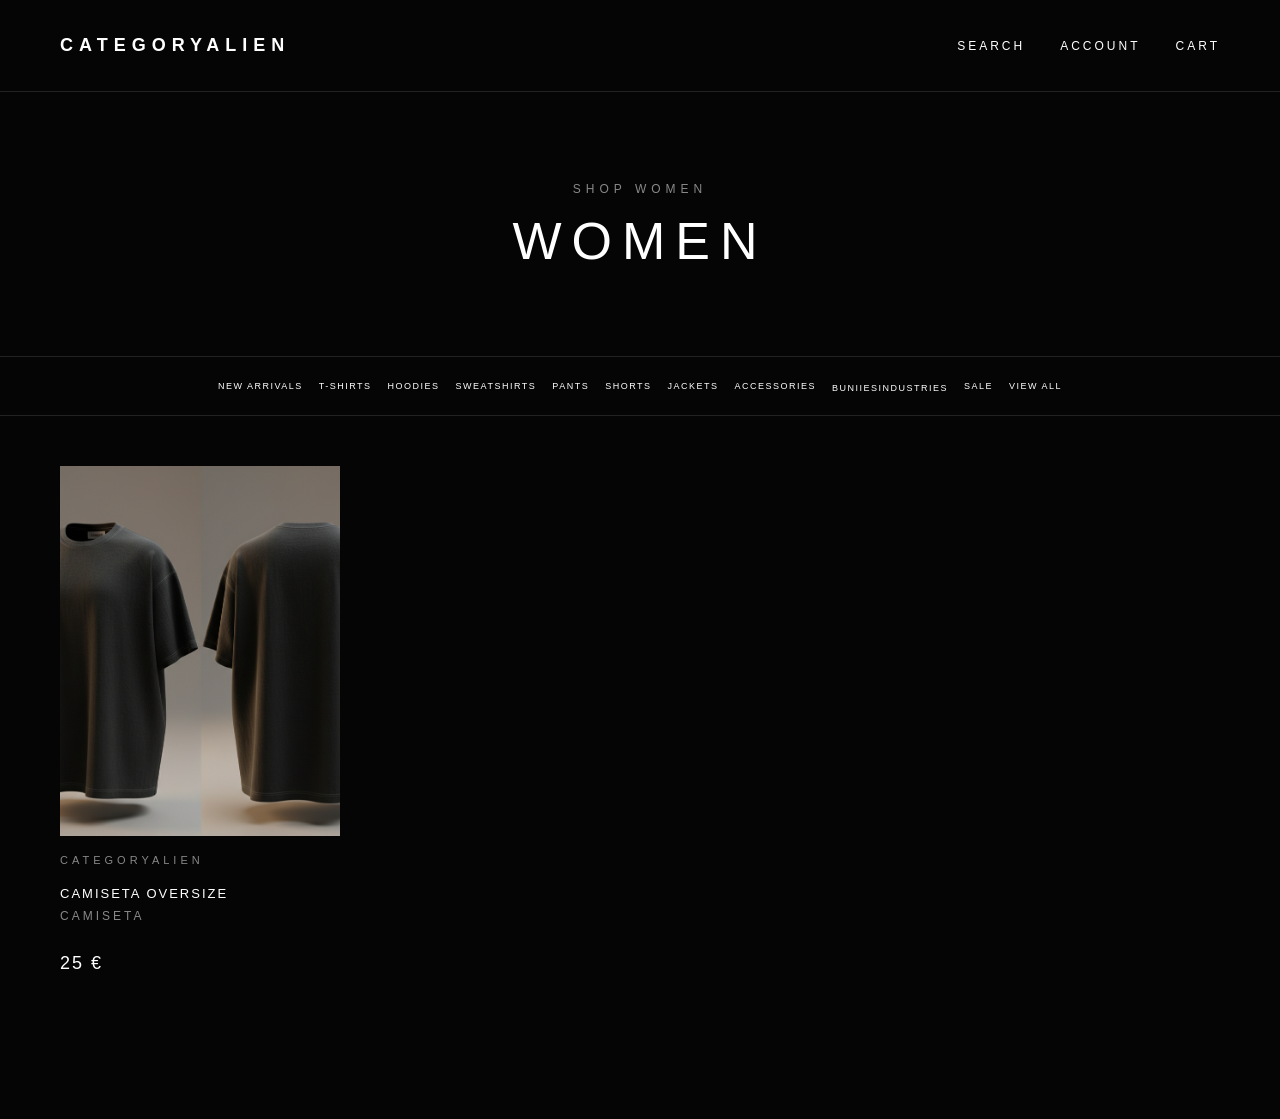
<file: women.html>
<!DOCTYPE html>
<html lang="es">

<head>

    <meta charset="UTF-8">

    <meta name="viewport" content="width=device-width, initial-scale=1.0">

    <title>WOMEN — CATEGORYALIEN</title>

    <link rel="stylesheet" href="style.css">

</head>


<body class="shop-page">


<header class="shop-header">

    <a href="index.html" class="shop-logo">
        CATEGORYALIEN
    </a>


    <div class="shop-tools">

        <a href="#">
            SEARCH
        </a>

        <a href="#">
            ACCOUNT
        </a>

        <a href="carrito.html">
            CART
        </a>

    </div>

</header>


<main class="men-page">


    <!-- TITULO -->

    <div class="men-title">

        <p>SHOP WOMEN</p>

        <h1>WOMEN</h1>

    </div>


    <!-- CATEGORIAS -->

    <nav class="men-categories">


        <!-- NEW ARRIVALS -->

        <a href="new-arrivals-women.html">
            NEW ARRIVALS
        </a>


        <!-- CATEGORIAS -->

        <a href="producto-camiseta-oversize.html">
            T-SHIRTS
        </a>

        <a href="#">
            HOODIES
        </a>

        <a href="#">
            SWEATSHIRTS
        </a>

        <a href="#">
            PANTS
        </a>

        <a href="#">
            SHORTS
        </a>

        <a href="#">
            JACKETS
        </a>

        <a href="#">
            ACCESSORIES
        </a>


        <!-- BUNIIESINDUSTRIES -->

        <div class="bunnies-menu">

            <a href="#" class="bunnies-link">
                BUNIIESINDUSTRIES
            </a>


            <div class="bunnies-submenu">

                <a href="#">
                    CAMISETAS
                </a>

                <a href="#">
                    PANTALONES
                </a>

                <a href="#">
                    VESTIR
                </a>

                <a href="#">
                    VER TODO
                </a>

            </div>

        </div>


        <!-- SALE -->

        <a href="#">
            SALE
        </a>


        <!-- VIEW ALL -->

        <a href="women-todo.html">
            VIEW ALL
        </a>


    </nav>


    <!-- PRODUCTOS WOMEN -->

    <section class="men-products">

        <div class="product-card">

            <a href="producto-camiseta-oversize.html">

                <div class="product-image">

                    <img
                        src="./camiseta-oversize.png"
                        alt="Camiseta Oversize CATEGORYALIEN"
                    >

                </div>


                <div class="product-info">

                    <p class="product-brand">
                        CATEGORYALIEN
                    </p>

                    <h2>
                        CAMISETA OVERSIZE
                    </h2>

                    <p class="product-category">
                        CAMISETA
                    </p>

                    <p class="product-price">
                        25 €
                    </p>

                </div>

            </a>

        </div>

    </section>


</main>

</body>

</html>
</file>
<file: style.css>
/* ========================================
   CATEGORYALIEN
======================================== */

* {
    box-sizing: border-box;
}

body {
    margin: 0;
    padding: 0;
    background: #050505;
    color: white;
    font-family: Arial, Helvetica, sans-serif;
}


/* ========================================
   NAVEGACIÓN HOME
======================================== */

nav {
    position: absolute;
    top: 0;
    left: 0;
    width: 100%;
    height: 100px;
    padding: 40px 60px;
    display: flex;
    justify-content: space-between;
    align-items: center;
    z-index: 10;
}

.logo {
    font-size: 18px;
    letter-spacing: 6px;
    font-weight: bold;
}

.menu {
    display: flex;
    gap: 40px;
}

.menu a {
    color: white;
    text-decoration: none;
    font-size: 13px;
    letter-spacing: 4px;
    transition: 0.3s;
}

.menu a:hover {
    opacity: 0.5;
}


/* ========================================
   HERO
======================================== */

.hero {
    min-height: 100vh;
    background-image: url("hero.png");
    background-size: cover;
    background-position: center;
    position: relative;
    display: flex;
    align-items: center;
    justify-content: center;
    text-align: center;
}

.hero::before {
    content: "";
    position: absolute;
    inset: 0;
    background: rgba(0, 0, 0, 0.45);
}

.hero-content {
    position: relative;
    z-index: 2;
    margin-top: 50px;
}

.hero h1 {
    margin: 0;
    font-size: 80px;
    letter-spacing: 12px;
    color: white;
}

.hero p {
    margin: 30px 0;
    font-size: 18px;
    letter-spacing: 5px;
    color: #d0d0d0;
}

.shop-button {
    display: inline-block;
    padding: 20px 55px;
    border: 1px solid white;
    color: white;
    text-decoration: none;
    letter-spacing: 5px;
    font-size: 13px;
    transition: 0.3s;
}

.shop-button:hover {
    background: white;
    color: black;
}


/* ========================================
   CATEGORYALIEN — SHOP
======================================== */

.shop-page {
    background: #050505;
    color: white;
    min-height: 100vh;
}


/* HEADER SHOP */

.shop-header {
    width: 100%;
    padding: 35px 60px;
    display: flex;
    justify-content: space-between;
    align-items: center;
    box-sizing: border-box;
    border-bottom: 1px solid #222;
}

.shop-logo {
    color: white;
    text-decoration: none;
    font-size: 18px;
    font-weight: bold;
    letter-spacing: 6px;
}

.shop-tools {
    display: flex;
    gap: 35px;
}

.shop-tools a {
    color: #fff;
    text-decoration: none;
    font-size: 12px;
    letter-spacing: 3px;
    transition: 0.3s;
}

.shop-tools a:hover {
    opacity: 0.5;
}


/* TITULO SHOP */

.shop-selection {
    padding: 70px 60px 100px;
}

.shop-title {
    text-align: center;
    margin-bottom: 60px;
}

.shop-title p {
    margin: 0 0 15px;
    font-size: 12px;
    letter-spacing: 5px;
    color: #888;
}

.shop-title h1 {
    margin: 0;
    font-size: 42px;
    letter-spacing: 8px;
    font-weight: 400;
}


/* ========================================
   MEN / WOMEN
======================================== */

.gender-selection {
    display: grid;
    grid-template-columns: 1fr 1fr;
    gap: 25px;
    max-width: 1400px;
    margin: 0 auto;
}

.gender-card {
    position: relative;
    height: 620px;
    overflow: hidden;
    text-decoration: none;
    background: #111;
}

.gender-image {
    position: absolute;
    inset: 0;
    background-size: cover;
    background-position: center;
    transition: transform 0.6s ease;
}

.gender-card:hover .gender-image {
    transform: scale(1.04);
}


/* IMAGENES */

.men-image {
    background-image: url("men.png");
    background-size: cover;
    background-position: center;
}

.women-image {
    background-image: url("women.png");
    background-size: cover;
    background-position: center;
}


/* TEXTO */

.gender-label {
    position: absolute;
    left: 35px;
    right: 35px;
    bottom: 40px;
    display: flex;
    justify-content: space-between;
    align-items: center;
    color: white;
    z-index: 2;
}

.gender-label span:first-child {
    font-size: 28px;
    letter-spacing: 6px;
}

.gender-label span:last-child {
    font-size: 11px;
    letter-spacing: 3px;
}


/* ========================================
   CATEGORYALIEN — MEN
======================================== */

.men-page {
    background: #050505;
    color: white;
    min-height: 100vh;
}


/* TITULO MEN */

.men-title {
    text-align: center;
    padding: 90px 60px 45px;
}

.men-title p {
    margin: 0 0 15px;
    font-size: 12px;
    letter-spacing: 5px;
    color: #888;
}

.men-title h1 {
    margin: 0;
    font-size: 52px;
    letter-spacing: 10px;
    font-weight: 400;
}


/* ========================================
   MEN — CATEGORÍAS
======================================== */

.men-categories {
    position: relative;
    width: 100%;
    height: auto;
    margin-top: 40px;
    padding: 20px 30px;

    display: flex;
    justify-content: center;
    align-items: center;
    gap: 16px;

    flex-wrap: nowrap;
    white-space: nowrap;

    border-top: 1px solid #222;
    border-bottom: 1px solid #222;
}

.men-categories > a,
.bunnies-link {
    color: white;
    text-decoration: none;
    font-size: 9px;
    letter-spacing: 1.5px;
    white-space: nowrap;
    transition: 0.3s;
}

.men-categories > a:hover,
.bunnies-link:hover {
    opacity: 0.5;
}


/* ========================================
   BUNIIESINDUSTRIES — DESPLEGABLE
======================================== */

.bunnies-menu {
    position: relative;
}

.bunnies-submenu {
    display: none;

    position: absolute;
    top: 100%;
    left: 50%;
    transform: translateX(-50%);

    padding-top: 20px;

    flex-direction: column;
    gap: 12px;

    white-space: nowrap;
    z-index: 20;
}

.bunnies-menu:hover .bunnies-submenu {
    display: flex;
}

.bunnies-submenu a {
    color: white;
    text-decoration: none;
    font-size: 9px;
    letter-spacing: 2px;
    transition: 0.3s;
}

.bunnies-submenu a:hover {
    opacity: 0.5;
}


/* ========================================
   PRODUCTOS MEN
======================================== */

.men-products {
    width: 100%;
    max-width: 1400px;
    margin: 0 auto;
    padding: 50px 60px 100px;
}


/* ========================================
   TARJETA DEL PRODUCTO
======================================== */

.product-card {
    width: 280px;
}

.product-card a {
    display: block;
    color: white;
    text-decoration: none;
}


/* IMAGEN DEL PRODUCTO */

.product-image {
    width: 280px;
    height: 370px;
    overflow: hidden;
    background: #111;
}

.product-image img {
    width: 100%;
    height: 100%;
    object-fit: cover;
    display: block;
    transition: transform 0.5s ease;
}

.product-card:hover .product-image img {
    transform: scale(1.03);
}


/* INFORMACIÓN DEL PRODUCTO */

.product-info {
    padding-top: 18px;
}

.product-brand {
    margin: 0 0 8px;
    color: #888;
    font-size: 9px;
    letter-spacing: 3px;
    text-decoration: none;
}

.product-info h2 {
    margin: 0 0 8px;
    color: white;
    font-size: 13px;
    font-weight: 400;
    letter-spacing: 2px;
    text-decoration: none;
}

.product-category {
    margin: 0 0 10px;
    color: #777;
    font-size: 9px;
    letter-spacing: 2px;
    text-decoration: none;
}

.product-price {
    margin: 0;
    color: white;
    font-size: 11px;
    letter-spacing: 2px;
    text-decoration: none;
}


/* ========================================
   MOVIL
======================================== */

@media (max-width: 768px) {

    .shop-header {
        padding: 25px 20px;
    }

    .shop-tools {
        gap: 15px;
    }

    .shop-tools a {
        font-size: 10px;
    }

    .shop-selection {
        padding: 50px 20px;
    }

    .shop-title h1 {
        font-size: 26px;
        letter-spacing: 4px;
    }

    .gender-selection {
        grid-template-columns: 1fr;
    }

    .gender-card {
        height: 500px;
    }

    .gender-label {
        left: 20px;
        right: 20px;
    }

    .men-title {
        padding: 60px 20px 35px;
    }

    .men-title h1 {
        font-size: 36px;
        letter-spacing: 7px;
    }

    .men-categories {
        gap: 14px;
        padding: 18px 15px;
        overflow-x: auto;
        justify-content: flex-start;
    }

    .men-categories > a,
    .bunnies-link {
        font-size: 8px;
    }

    .men-products {
        padding: 40px 20px 80px;
    }

    .product-card {
        width: 100%;
        max-width: 350px;
        margin: 0 auto;
    }

    .product-image {
        width: 100%;
        height: auto;
        aspect-ratio: 3 / 4;
    }
}
/* ========================================
CATEGORYALIEN — PRODUCTO
======================================== */

.product-page {
    background: #050505;
    color: white;
    min-height: 100vh;
    padding: 80px 60px 120px;
}

.product-detail {
    max-width: 1400px;
    margin: 0 auto;
    display: grid;
    grid-template-columns: 1.2fr 0.8fr;
    gap: 80px;
    align-items: start;
}

.product-detail-image {
    width: 100%;
    background: #111;
}

.product-detail-image img {
    width: 100%;
    height: auto;
    display: block;
}

.product-detail-info {
    padding-top: 40px;
}

.product-brand {
    margin: 0 0 20px;
    color: #888;
    font-size: 11px;
    letter-spacing: 4px;
}

.product-detail-info h1 {
    margin: 0 0 25px;
    font-size: 42px;
    font-weight: 400;
    letter-spacing: 6px;
}

.product-category {
    margin: 0 0 30px;
    color: #888;
    font-size: 12px;
    letter-spacing: 3px;
}

.product-price {
    margin: 0 0 45px;
    font-size: 18px;
    letter-spacing: 2px;
}

.add-cart {
    width: 100%;
    padding: 20px;
    background: white;
    color: black;
    border: 1px solid white;
    font-size: 12px;
    letter-spacing: 4px;
    cursor: pointer;
    transition: 0.3s;
}

.add-cart:hover {
    background: transparent;
    color: white;
}


/* MOVIL */

@media (max-width: 768px) {

    .product-page {
        padding: 40px 20px 80px;
    }

    .product-detail {
        grid-template-columns: 1fr;
        gap: 40px;
    }

    .product-detail-info {
        padding-top: 0;
    }

    .product-detail-info h1 {
        font-size: 28px;
        letter-spacing: 4px;
    }

}
/* ========================================
   CATEGORYALIEN — CARRITO
======================================== */

.cart-page {
    background: #050505;
    color: white;
    min-height: 100vh;
    padding: 80px 60px 120px;
}


/* TITULO */

.cart-title {
    text-align: center;
    margin-bottom: 70px;
}

.cart-title p {
    margin: 0 0 15px;
    color: #888;
    font-size: 11px;
    letter-spacing: 4px;
}

.cart-title h1 {
    margin: 0;
    font-size: 42px;
    font-weight: 400;
    letter-spacing: 8px;
}


/* PRODUCTO DEL CARRITO */

#cart-container {
    width: 100%;
    max-width: 1200px;
    margin: 0 auto;
}

.cart-product {
    display: grid;
    grid-template-columns: 300px 1fr;
    gap: 60px;
    align-items: start;
    padding-bottom: 50px;
    border-bottom: 1px solid #222;
}


/* IMAGEN */

.cart-product-image {
    width: 300px;
    height: 400px;
    background: #111;
    overflow: hidden;
}

.cart-product-image img {
    width: 100%;
    height: 100%;
    object-fit: cover;
    display: block;
}


/* INFORMACIÓN */

.cart-product-info {
    padding-top: 15px;
}

.cart-product-brand {
    margin: 0 0 15px;
    color: #888;
    font-size: 10px;
    letter-spacing: 3px;
}

.cart-product-info h2 {
    margin: 0 0 15px;
    font-size: 24px;
    font-weight: 400;
    letter-spacing: 4px;
}

.cart-product-category {
    margin: 0 0 25px;
    color: #777;
    font-size: 10px;
    letter-spacing: 3px;
}

.cart-product-price {
    margin: 0 0 30px;
    font-size: 16px;
    letter-spacing: 2px;
}


/* CANTIDAD */

.quantity {
    display: flex;
    align-items: center;
    width: fit-content;
    border: 1px solid #333;
    margin-bottom: 25px;
}

.quantity button {
    width: 42px;
    height: 42px;
    background: transparent;
    color: white;
    border: none;
    font-size: 18px;
    cursor: pointer;
}

.quantity button:hover {
    background: white;
    color: black;
}

.quantity span {
    width: 45px;
    text-align: center;
    font-size: 12px;
    letter-spacing: 2px;
}


/* ELIMINAR */

.remove-cart {
    background: transparent;
    border: none;
    padding: 0;
    color: #777;
    font-size: 10px;
    letter-spacing: 3px;
    cursor: pointer;
}

.remove-cart:hover {
    color: white;
}


/* RESUMEN */

.cart-summary {
    max-width: 1200px;
    margin: 40px auto 0;
}

.cart-total {
    display: flex;
    justify-content: space-between;
    align-items: center;
    padding: 25px 0;
    border-bottom: 1px solid #222;
}

.cart-total span {
    font-size: 11px;
    letter-spacing: 4px;
    color: #888;
}

.cart-total strong {
    font-size: 18px;
    font-weight: 400;
    letter-spacing: 2px;
}


/* FINALIZAR COMPRA */

.checkout-button {
    width: 100%;
    margin-top: 25px;
    padding: 20px;
    background: white;
    color: black;
    border: 1px solid white;
    font-size: 11px;
    letter-spacing: 4px;
    cursor: pointer;
    transition: 0.3s;
}

.checkout-button:hover {
    background: transparent;
    color: white;
}


/* CARRITO VACÍO */

.empty-cart {
    text-align: center;
    padding: 80px 20px;
    border-top: 1px solid #222;
    border-bottom: 1px solid #222;
}

.empty-cart p {
    margin: 0 0 30px;
    color: #888;
    font-size: 11px;
    letter-spacing: 4px;
}

.empty-cart a {
    display: inline-block;
    padding: 18px 35px;
    border: 1px solid white;
    color: white;
    text-decoration: none;
    font-size: 10px;
    letter-spacing: 3px;
}

.empty-cart a:hover {
    background: white;
    color: black;
}


/* ========================================
   CARRITO — MOVIL
======================================== */

@media (max-width: 768px) {

    .cart-page {
        padding: 50px 20px 80px;
    }

    .cart-title {
        margin-bottom: 45px;
    }

    .cart-title h1 {
        font-size: 28px;
        letter-spacing: 5px;
    }

    .cart-product {
        grid-template-columns: 1fr;
        gap: 30px;
    }

    .cart-product-image {
        width: 100%;
        max-width: 350px;
        height: auto;
        aspect-ratio: 3 / 4;
    }

    .cart-product-info {
        padding-top: 0;
    }

    .cart-product-info h2 {
        font-size: 20px;
        letter-spacing: 3px;
    }

}
</file>
